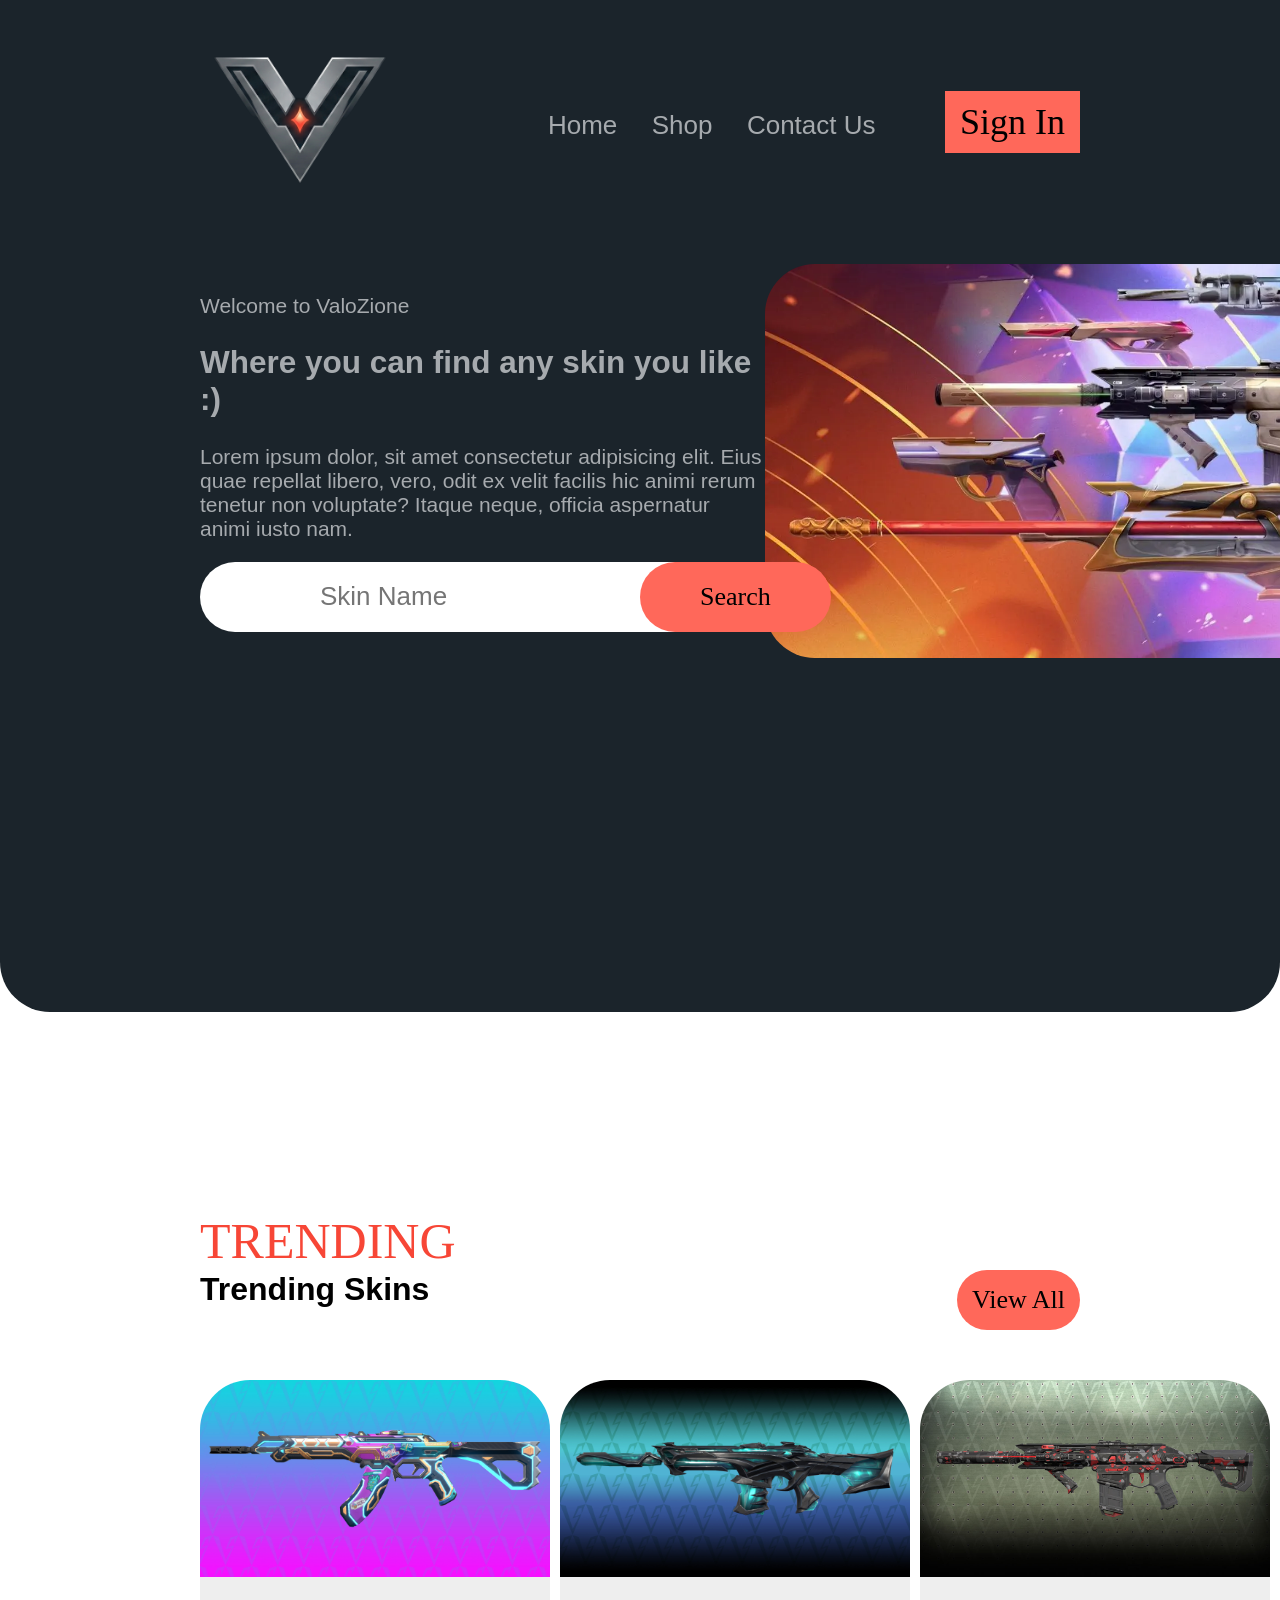
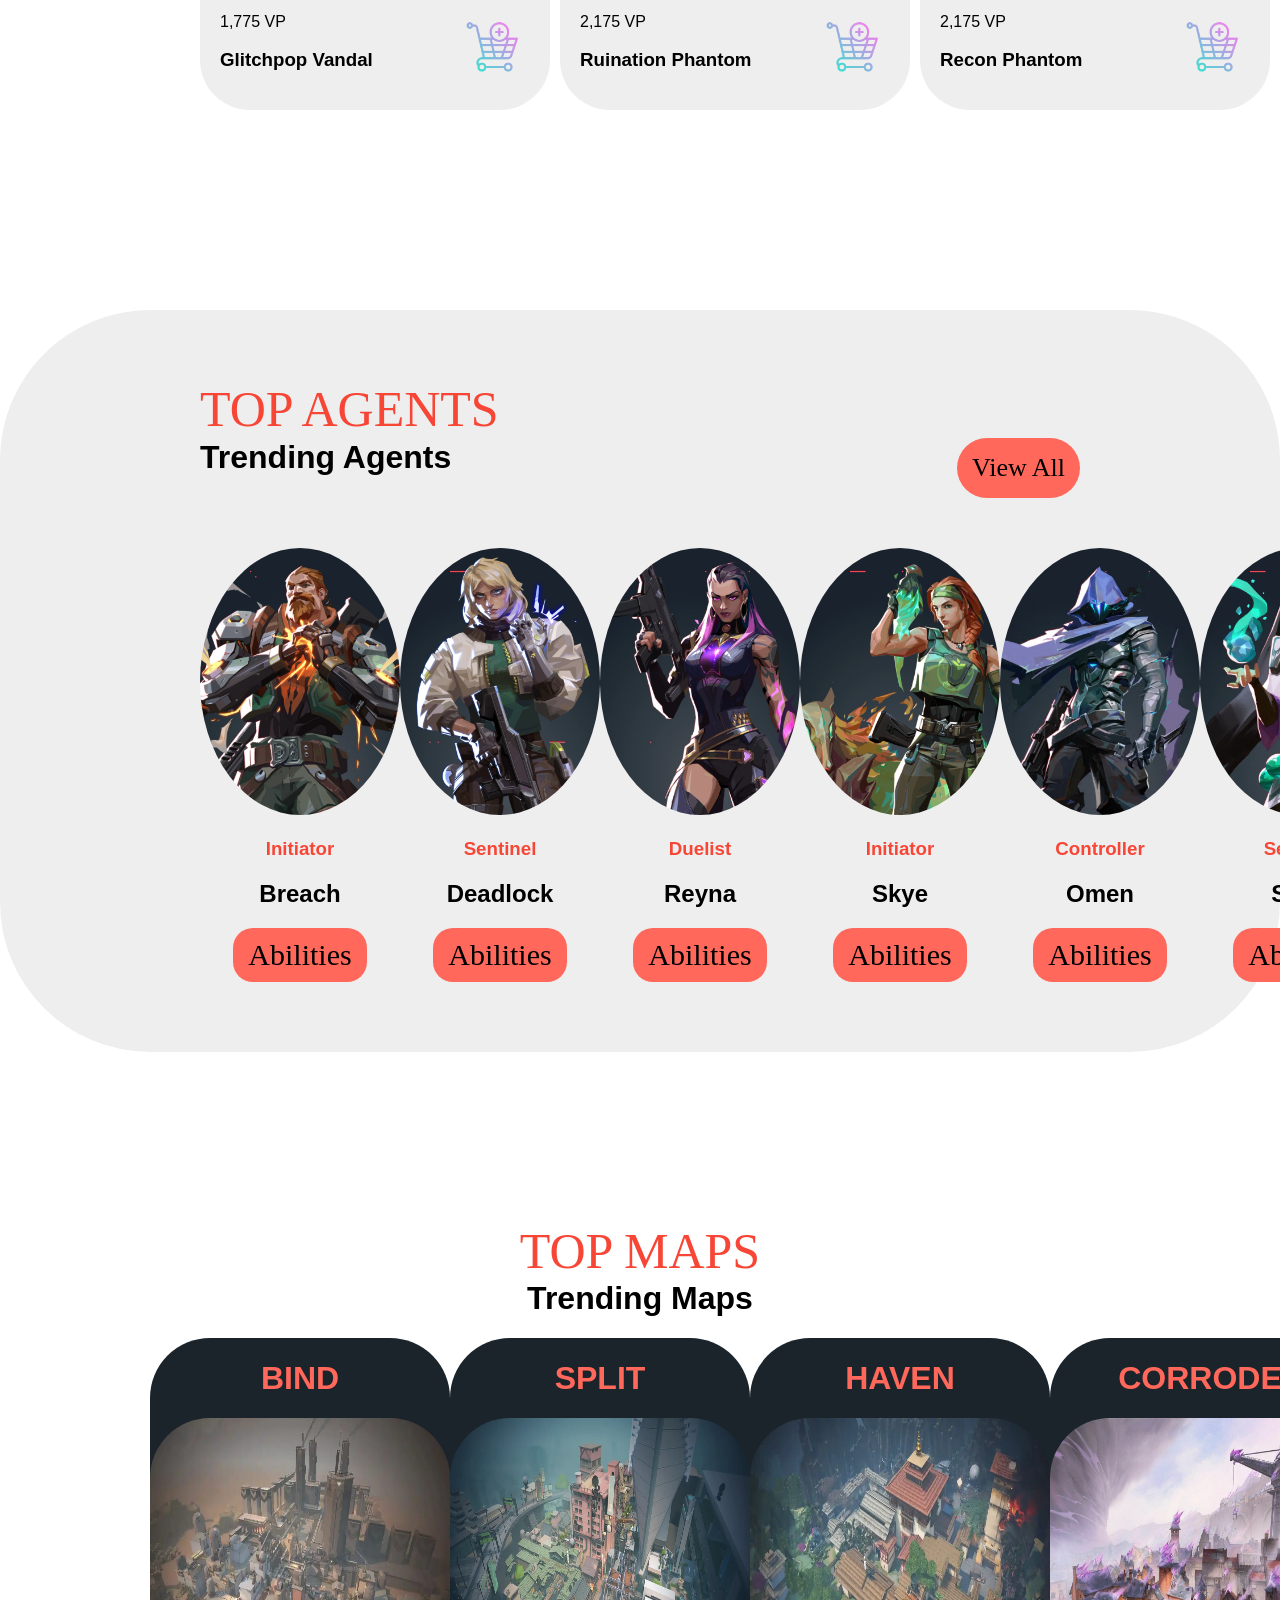
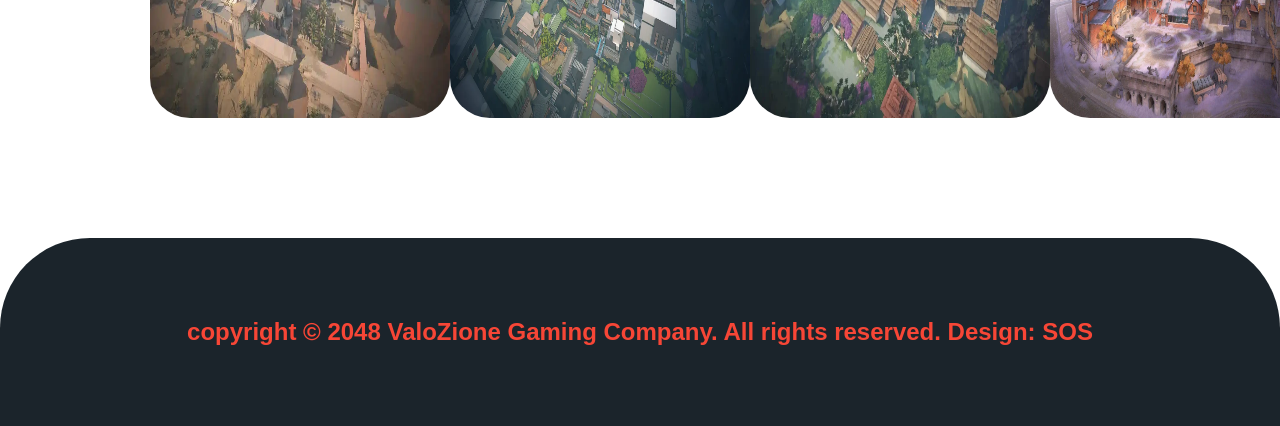
<file: index.html>
<!DOCTYPE html>
<html lang="en">
<head>
    <meta charset="UTF-8">
    <meta name="viewport" content="width=device-width, initial-scale=1.0">
    <title>ValoZione</title>
    <link rel="stylesheet" href="style.css">
    <link href="https://fonts.cdnfonts.com/css/valorant" rel="stylesheet">
    <link href="https://db.onlinewebfonts.com/c/561f38b1f4570de0fb8a39d691ab058c?family=Tungsten-Bold" rel="stylesheet">
    <link rel="icon" type="image/jpg" href="imgs/logo.png">
</head>
<body>

<!-- Header -->
    <div class="header">
        <a href="index.html">
            <img class="logo" src="imgs/logo.png" alt="Logo">
        </a>
        <div class="header-links">
            <a href="index.html">Home</a>
            <a href="#">Shop</a>
            <a href="contact.html" target="_blank">Contact Us</a>
            <button class="btn">Sign In</button>
        </div>
    </div>

<!-- Landing Page -->
    <div class="land-page">
        <div class="land-left-txt">
            <span>Welcome to ValoZione</span>
            <h2>Where you can find any skin you like :)</h2>
            <p>Lorem ipsum dolor, sit amet consectetur adipisicing elit. Eius quae repellat libero, vero, odit ex velit facilis hic animi rerum tenetur non voluptate? Itaque neque, officia aspernatur animi iusto nam.</p>
            <div class="land-searchBar">
                <input type="text" placeholder="Skin Name">
                <button class="srch btn">Search</button>
            </div>
        </div>
        <div class="land-img">
            <img src="imgs/many.webp" alt="GlitchpopVandal" width="400px">
        </div>
    </div>

<!-- Skins Page -->
    <div class="trending-container">
        <span>Trending</span>
        <div class="trending-head">
            <h1>Trending Skins</h1>
            <button class="btn">View All</button>
        </div>

        <div class="trending-cards">
            <div class="trendCard">
                <img src="imgs/skin1.jpg" alt="">
                <div class="card-info">
                    <div class="card-name">
                        <p>1,775 VP</p>
                        <h3>Glitchpop Vandal</h3>
                    </div>
                    <a href="#">
                        <img src="imgs/cart.png" alt="">
                    </a>
                </div>
            </div>
            <div class="trendCard">
                <img src="imgs/skin2.jpg" alt="">
                <div class="card-info">
                    <div class="card-name">
                        <p>2,175 VP</p>
                        <h3>Ruination Phantom</h3>
                    </div>
                    <a href="#">
                        <img src="imgs/cart.png" alt="">
                    </a>
                </div>
            </div>
            <div class="trendCard">
                <img src="imgs/skin3.jpg" alt="">
                <div class="card-info">
                    <div class="card-name">
                        <p>2,175 VP</p>
                        <h3>Recon Phantom</h3>
                    </div>
                    <a href="#">
                        <img src="imgs/cart.png" alt="">
                    </a>
                </div>
            </div>
            <div class="trendCard">
                <img src="imgs/skin5.jpg" alt="">
                <div class="card-info">
                    <div class="card-name">
                        <p>6,575 VP</p>
                        <h3>Champions Karambit</h3>
                    </div>
                    <a href="#">
                        <img src="imgs/cart.png" alt="">
                    </a>
                </div>
            </div>
        </div>
    </div>
<!-- Top Agents -->
        <div class="top-agents-container">
            <span>Top Agents</span>
            <div class="top-agents-head">
                <h1>Trending Agents</h1>
                <button class="btn">View All</button>
            </div>

            <div class="top-agents-cards">
                <div class="topAgentCard">
                    <img src="imgs/top1.png" alt="">

                    <div class="topAgentInfo">
                        <h3>Initiator</h3>
                        <h2>Breach</h2>
                        <button class="btn">Abilities</button>
                    </div>
                </div>
                <div class="topAgentCard">
                    <img src="imgs/top2.png" alt="">

                    <div class="topAgentInfo">
                        <h3>Sentinel</h3>
                        <h2>Deadlock</h2>
                        <button class="btn">Abilities</button>
                    </div>
                </div>
                <div class="topAgentCard">
                    <img src="imgs/top3.png" alt="">

                    <div class="topAgentInfo">
                        <h3>Duelist</h3>
                        <h2>Reyna</h2>
                        <button class="btn">Abilities</button>
                    </div>
                </div>
                <div class="topAgentCard">
                    <img src="imgs/top4.png" alt="">

                    <div class="topAgentInfo">
                        <h3>Initiator</h3>
                        <h2>Skye</h2>
                        <button class="btn">Abilities</button>
                    </div>
                </div>
                <div class="topAgentCard">
                    <img src="imgs/top5.avif" alt="">

                    <div class="topAgentInfo">
                        <h3>Controller</h3>
                        <h2>Omen</h2>
                        <button class="btn">Abilities</button>
                    </div>
                </div>
                <div class="topAgentCard">
                    <img src="imgs/top6.avif" alt="">

                    <div class="topAgentInfo">
                        <h3>Sentinel</h3>
                        <h2>Sage</h2>
                        <button class="btn">Abilities</button>
                    </div>
                </div>
            </div>
        </div>
<!-- Top Maps -->
        <div class="maps-container">
            <span>Top Maps</span>
            <div class="maps-head">
                <h1>Trending Maps</h1>
            </div>

            <div class="maps-cards">
                <div class="mapCard">
                    <h1>BIND</h1>
                    <img src="imgs/map1-bind.webp" alt="">
                </div>
                <div class="mapCard">
                    <h1>SPLIT</h1>
                    <img src="imgs/map2-split.webp" alt="">
                </div>
                <div class="mapCard">
                    <h1>HAVEN</h1>
                    <img src="imgs/map3-haven.webp" alt="">
                </div>
                <div class="mapCard">
                    <h1>CORRODE</h1>
                    <img src="imgs/map4-corrode.jpg" alt="">
                </div>
                <div class="mapCard">
                    <h1>SUNSET</h1>
                    <img src="imgs/map5-sunset.jpg" alt="">
                </div>
            </div>
        </div>
<!-- Footer -->
        <div class="footer">
            <h2>copyright © 2048 ValoZione Gaming Company. All rights reserved. Design: SOS</h2>
        </div>
</body>
</html>
</file>
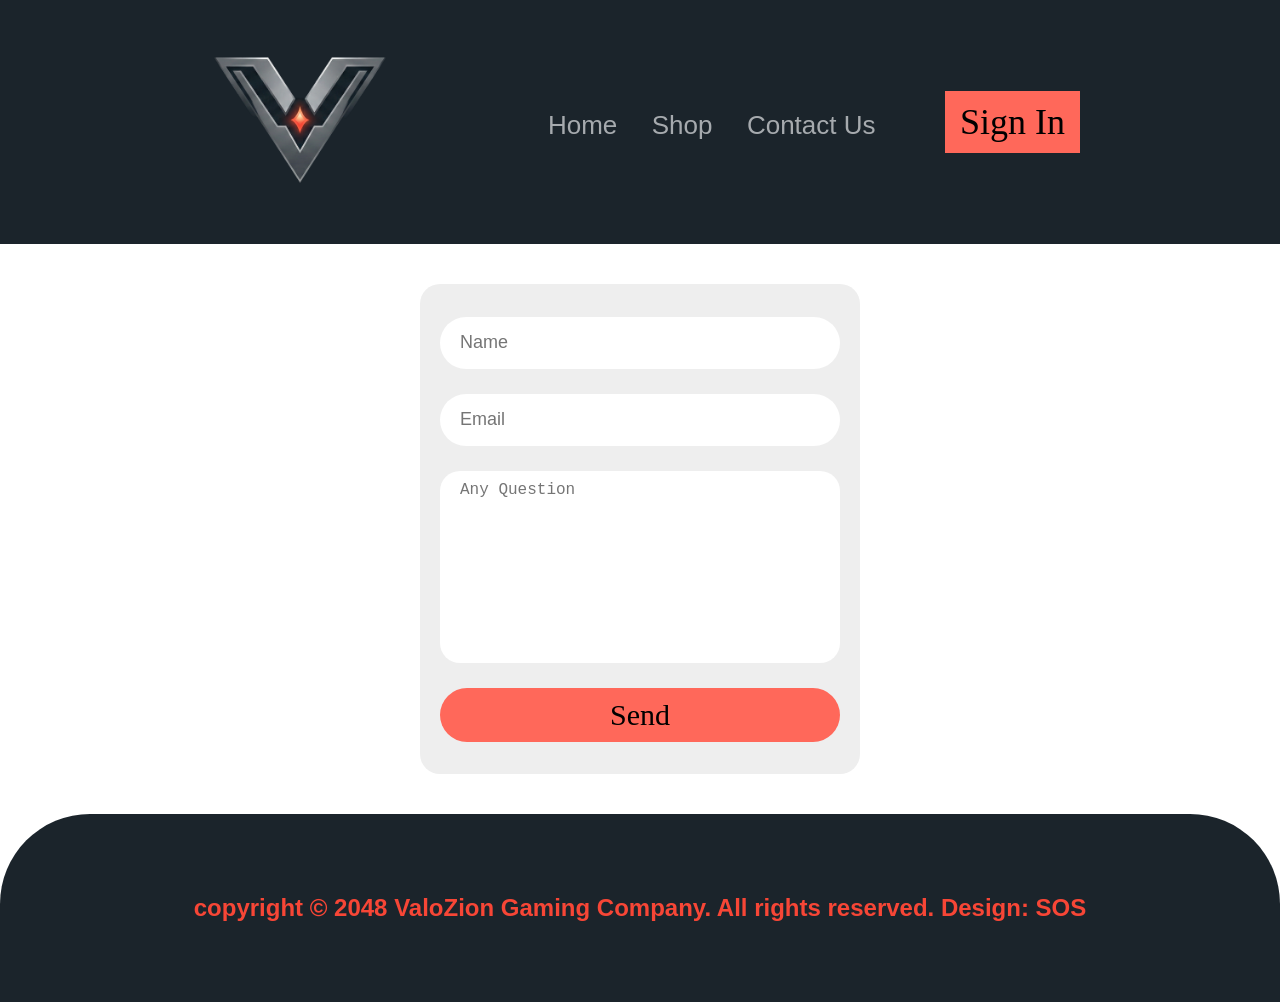
<file: contact.html>
<!DOCTYPE html>
<html lang="en">
<head>
    <meta charset="UTF-8">
    <meta name="viewport" content="width=device-width, initial-scale=1.0">
    <title>Contact ValoZion</title>
    <link rel="stylesheet" href="style.css">
    <link href="https://fonts.cdnfonts.com/css/valorant" rel="stylesheet">
    <link href="https://db.onlinewebfonts.com/c/561f38b1f4570de0fb8a39d691ab058c?family=Tungsten-Bold" rel="stylesheet">
    <link rel="icon" type="image/jpg" href="imgs/logo.png">
</head>
<body>
    <!-- Header -->
    <div class="header">
        <a href="html.html">
            <img class="logo" src="imgs/logo.png" alt="Logo">
        </a>
        <div class="header-links">
            <a href="html.html">Home</a>
            <a href="#">Shop</a>
            <a href="contact.html" target="_blank">Contact Us</a>
            <button class="btn">Sign In</button>
        </div>
    </div>
    <!-- Form -->
     <div class="form-container">
        <form action="main.html">
            <input type="text" placeholder="Name">
            <input type="email" placeholder="Email">
            <textarea name="question" cols="30" rows="10" placeholder="Any Question"></textarea>
            <button class="btn">Send</button>
        </form>
     </div>
    <!-- Footer -->
        <div class="footer">
            <h2>copyright © 2048 ValoZion Gaming Company. All rights reserved. Design: SOS</h2>
        </div>
</body>
</html>
</file>
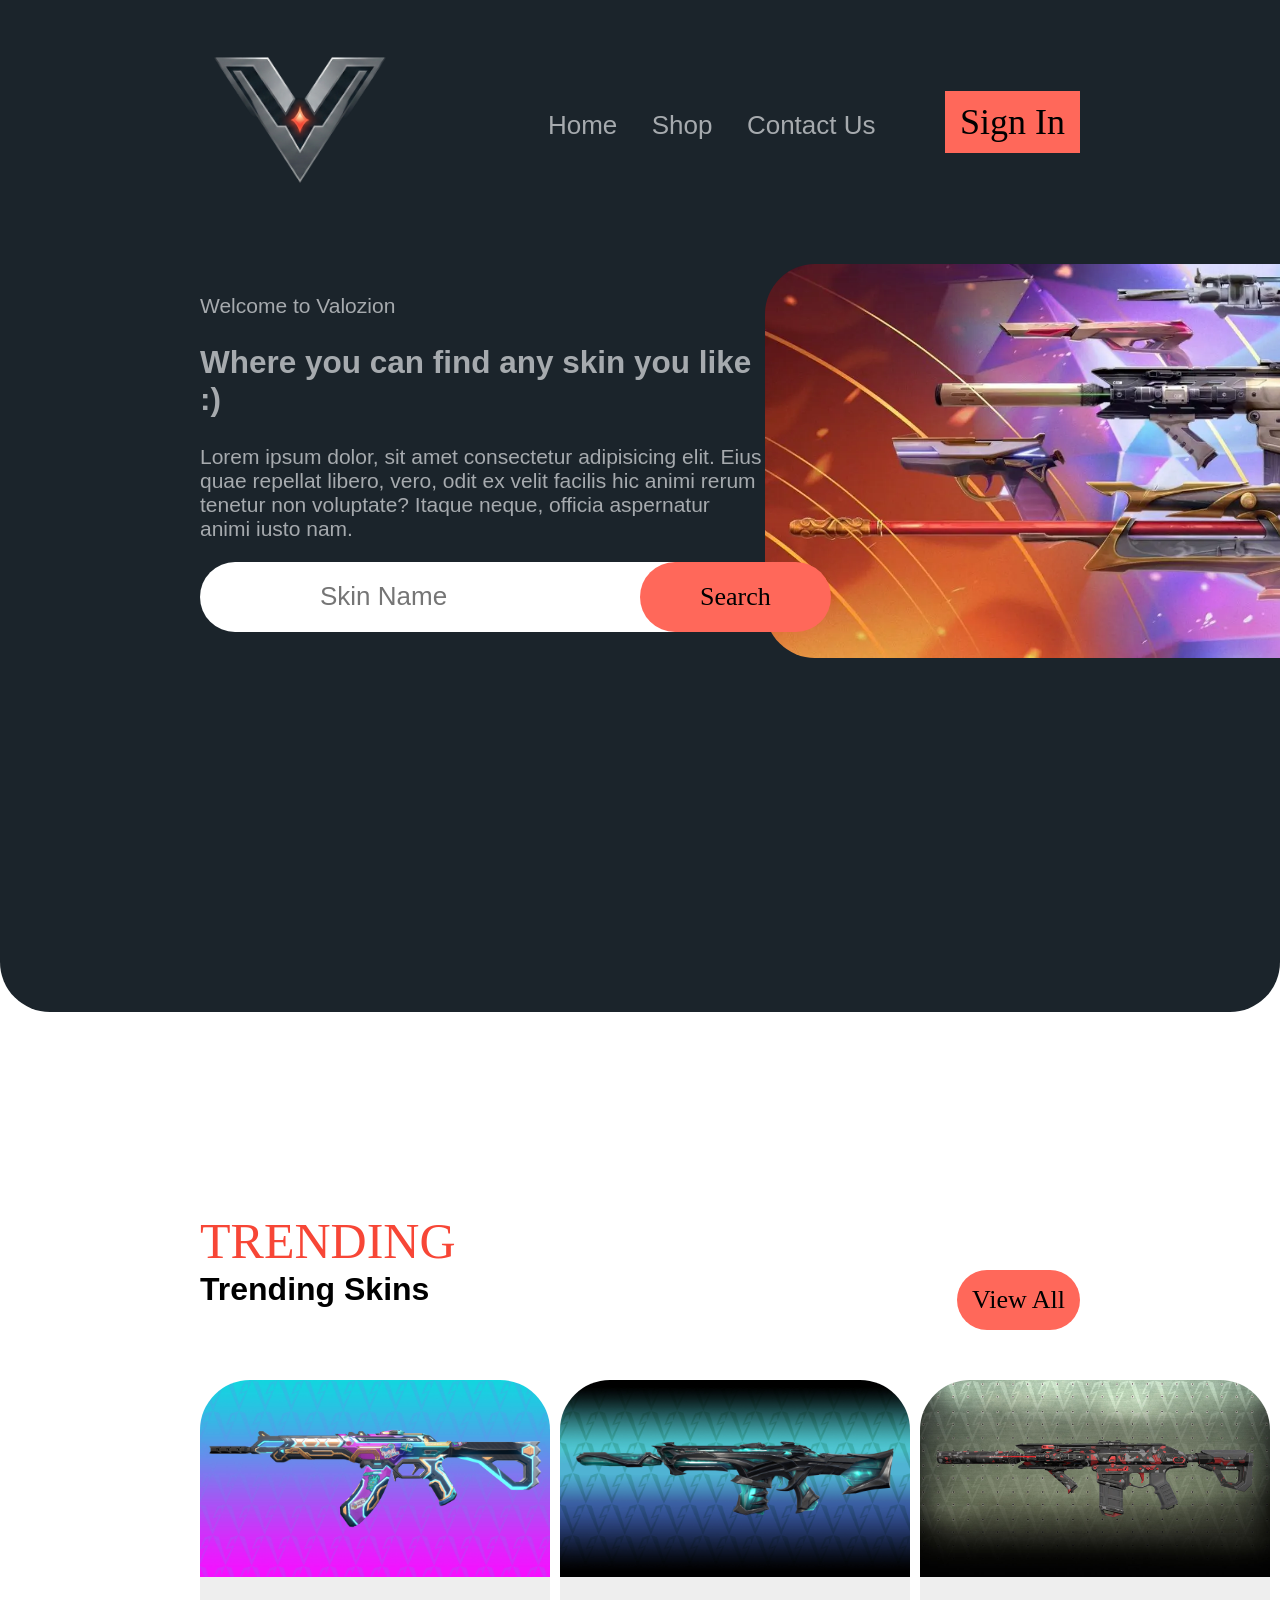
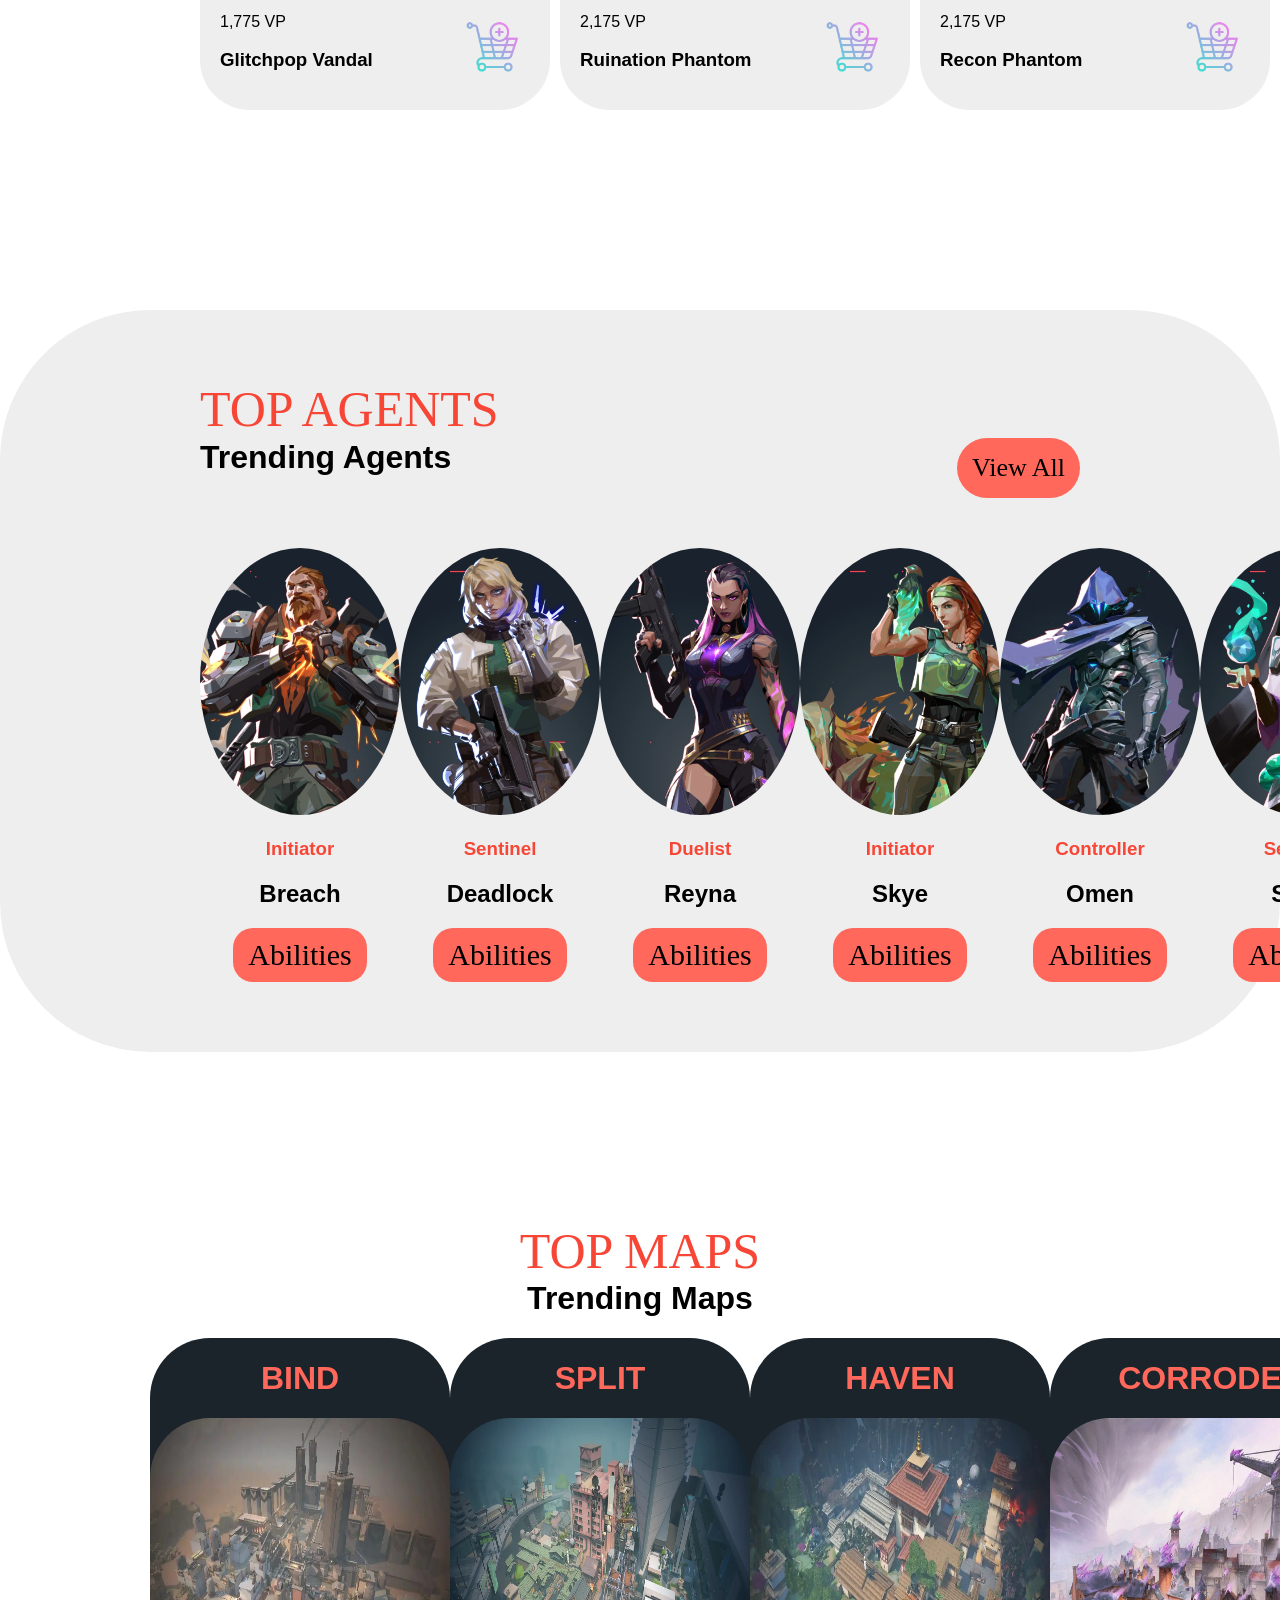
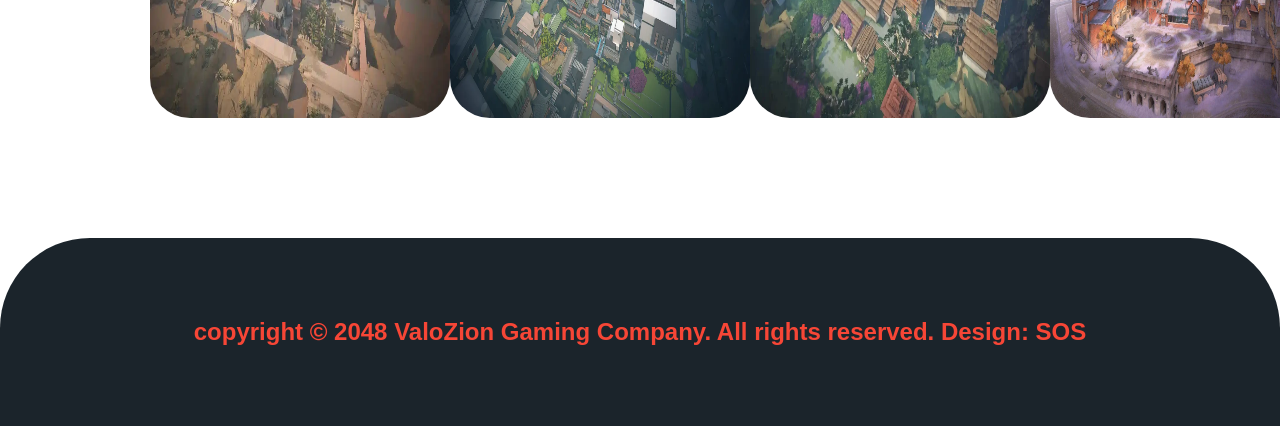
<file: main.html>
<!DOCTYPE html>
<html lang="en">
<head>
    <meta charset="UTF-8">
    <meta name="viewport" content="width=device-width, initial-scale=1.0">
    <title>ValoZion</title>
    <link rel="stylesheet" href="style.css">
    <link href="https://fonts.cdnfonts.com/css/valorant" rel="stylesheet">
    <link href="https://db.onlinewebfonts.com/c/561f38b1f4570de0fb8a39d691ab058c?family=Tungsten-Bold" rel="stylesheet">
    <link rel="icon" type="image/jpg" href="imgs/logo.png">
</head>
<body>

<!-- Header -->
    <div class="header">
        <a href="html.html">
            <img class="logo" src="imgs/logo.png" alt="Logo">
        </a>
        <div class="header-links">
            <a href="html.html">Home</a>
            <a href="#">Shop</a>
            <a href="contact.html" target="_blank">Contact Us</a>
            <button class="btn">Sign In</button>
        </div>
    </div>

<!-- Landing Page -->
    <div class="land-page">
        <div class="land-left-txt">
            <span>Welcome to Valozion</span>
            <h2>Where you can find any skin you like :)</h2>
            <p>Lorem ipsum dolor, sit amet consectetur adipisicing elit. Eius quae repellat libero, vero, odit ex velit facilis hic animi rerum tenetur non voluptate? Itaque neque, officia aspernatur animi iusto nam.</p>
            <div class="land-searchBar">
                <input type="text" placeholder="Skin Name">
                <button class="srch btn">Search</button>
            </div>
        </div>
        <div class="land-img">
            <img src="imgs/many.webp" alt="GlitchpopVandal" width="400px">
        </div>
    </div>

<!-- Skins Page -->
    <div class="trending-container">
        <span>Trending</span>
        <div class="trending-head">
            <h1>Trending Skins</h1>
            <button class="btn">View All</button>
        </div>

        <div class="trending-cards">
            <div class="trendCard">
                <img src="imgs/skin1.jpg" alt="">
                <div class="card-info">
                    <div class="card-name">
                        <p>1,775 VP</p>
                        <h3>Glitchpop Vandal</h3>
                    </div>
                    <a href="#">
                        <img src="imgs/cart.png" alt="">
                    </a>
                </div>
            </div>
            <div class="trendCard">
                <img src="imgs/skin2.jpg" alt="">
                <div class="card-info">
                    <div class="card-name">
                        <p>2,175 VP</p>
                        <h3>Ruination Phantom</h3>
                    </div>
                    <a href="#">
                        <img src="imgs/cart.png" alt="">
                    </a>
                </div>
            </div>
            <div class="trendCard">
                <img src="imgs/skin3.jpg" alt="">
                <div class="card-info">
                    <div class="card-name">
                        <p>2,175 VP</p>
                        <h3>Recon Phantom</h3>
                    </div>
                    <a href="#">
                        <img src="imgs/cart.png" alt="">
                    </a>
                </div>
            </div>
            <div class="trendCard">
                <img src="imgs/skin5.jpg" alt="">
                <div class="card-info">
                    <div class="card-name">
                        <p>6,575 VP</p>
                        <h3>Champions Karambit</h3>
                    </div>
                    <a href="#">
                        <img src="imgs/cart.png" alt="">
                    </a>
                </div>
            </div>
        </div>
    </div>
<!-- Top Agents -->
        <div class="top-agents-container">
            <span>Top Agents</span>
            <div class="top-agents-head">
                <h1>Trending Agents</h1>
                <button class="btn">View All</button>
            </div>

            <div class="top-agents-cards">
                <div class="topAgentCard">
                    <img src="imgs/top1.png" alt="">

                    <div class="topAgentInfo">
                        <h3>Initiator</h3>
                        <h2>Breach</h2>
                        <button class="btn">Abilities</button>
                    </div>
                </div>
                <div class="topAgentCard">
                    <img src="imgs/top2.png" alt="">

                    <div class="topAgentInfo">
                        <h3>Sentinel</h3>
                        <h2>Deadlock</h2>
                        <button class="btn">Abilities</button>
                    </div>
                </div>
                <div class="topAgentCard">
                    <img src="imgs/top3.png" alt="">

                    <div class="topAgentInfo">
                        <h3>Duelist</h3>
                        <h2>Reyna</h2>
                        <button class="btn">Abilities</button>
                    </div>
                </div>
                <div class="topAgentCard">
                    <img src="imgs/top4.png" alt="">

                    <div class="topAgentInfo">
                        <h3>Initiator</h3>
                        <h2>Skye</h2>
                        <button class="btn">Abilities</button>
                    </div>
                </div>
                <div class="topAgentCard">
                    <img src="imgs/top5.avif" alt="">

                    <div class="topAgentInfo">
                        <h3>Controller</h3>
                        <h2>Omen</h2>
                        <button class="btn">Abilities</button>
                    </div>
                </div>
                <div class="topAgentCard">
                    <img src="imgs/top6.avif" alt="">

                    <div class="topAgentInfo">
                        <h3>Sentinel</h3>
                        <h2>Sage</h2>
                        <button class="btn">Abilities</button>
                    </div>
                </div>
            </div>
        </div>
<!-- Top Maps -->
        <div class="maps-container">
            <span>Top Maps</span>
            <div class="maps-head">
                <h1>Trending Maps</h1>
            </div>

            <div class="maps-cards">
                <div class="mapCard">
                    <h1>BIND</h1>
                    <img src="imgs/map1-bind.webp" alt="">
                </div>
                <div class="mapCard">
                    <h1>SPLIT</h1>
                    <img src="imgs/map2-split.webp" alt="">
                </div>
                <div class="mapCard">
                    <h1>HAVEN</h1>
                    <img src="imgs/map3-haven.webp" alt="">
                </div>
                <div class="mapCard">
                    <h1>CORRODE</h1>
                    <img src="imgs/map4-corrode.jpg" alt="">
                </div>
                <div class="mapCard">
                    <h1>SUNSET</h1>
                    <img src="imgs/map5-sunset.jpg" alt="">
                </div>
            </div>
        </div>
<!-- Footer -->
        <div class="footer">
            <h2>copyright © 2048 ValoZion Gaming Company. All rights reserved. Design: SOS</h2>
        </div>
</body>
</html>
</file>
<file: style.css>
body{
    height: 100vh;
    display: flex;
    flex-direction: column;
    margin: 0;
    font-family: 'VALORANT', sans-serif;
}
.header{
    background-color: #1B242B;
    padding: 20px 200px;
    display: flex;
    justify-content: space-between;
    align-items: center;
}
.logo{
    width: 200px;
}
.btn{
    background-color: #ff685a;
    color: #000000;
    padding: 10px 15px;
    border: none;
    font-family: "Tungsten-Bold";
    font-size: 30px;
}
.btn:hover{
    color: #F74636;
    background-color: #cacdd147;
    border-radius: 20px;
    border: 0;
}
.header-links a{
    color: #A6AAAE;
    text-decoration: none;
    padding: 10px 15px;
    font-size: 26px;
}
.header-links a:hover{
    color: #F74636;
    background-color: #cacdd147;
    border-radius: 20px;
}
.header-links button{
    font-size: 36px;
    margin-left:50px ;
}

.land-page{
    background-color: #1B242B;
    display: flex;
    justify-content: space-between;
    padding: 20px 200px 350px 200px;
    align-items: center;
    color: #A6AAAE;
    border-radius: 0 0 50px 50px;
}
.land-left-txt{
    width: 600px;
    font-size: 21px;
}

.land-searchBar{
    display: flex;
    align-items: center;
}
.land-searchBar input{
    border-radius: 50px;
    padding: 20px 120px;
    border: none;
    outline: none;
    height: 30px;
    font-size: 26px;
}
.land-searchBar button{
    padding: 20px 60px;
    position: absolute;
    left: 640px;
}
.srch {
    font-family: "Tungsten-Bold";
    font-size: 26px;
    border-radius: 50px;
}
.srch:hover{
    border-radius: 50px;
    background-color: #36434d;
}
.land-img img{
    border-radius: 50px;
    width: 700px;
}

.trending-container{
    padding: 200px 200px 200px 200px;
}
.trending-container span{
    color: #F74636;
    font-family: Tungsten-Bold;
    font-size: 50px;
    text-transform: uppercase;
}
.trending-head{
    display: flex;
    align-items: center;
    justify-content: space-between;
}
.trending-head button{
    border-radius: 50px;
    font-size: 26px;
    padding: 15px;
}
.trending-head button:hover{
    border-radius: 50px;
    background-color: #1B242B;
}
.trending-head h1{
    margin-top: 0;
}

.trending-cards{
    display: flex;
    gap: 10px;
    margin-top: 50px;
    justify-content: space-between;
}
.trendCard{
    width: 350px;
}
.trendCard img{
    border-radius: 50px 50px 0 0;
    width: 350px;
    margin-bottom: 0;
    display: block;
}
.card-info{
    display: flex;
    align-items: center;
    justify-content: space-between;
    padding: 20px;
    background-color: #EEEEEE;
    border-radius: 0 0 50px 50px;
}
.card-info img{
    width: 70px;
    transition: transform 0.6s ease-in-out;
}
.card-info img:hover{
    transform: scale(1.2);
}

.top-agents-container{
    background-color: #EEEEEE;
    padding: 70px 200px 70px 200px;
    border-radius: 150px;
}
.top-agents-container span{
    color: #F74636;
    font-family: Tungsten-Bold;
    font-size: 50px;
    text-transform: uppercase;
}
.top-agents-head{
    display: flex;
    align-items: center;
    justify-content: space-between;
}
.top-agents-head button{
    border-radius: 50px;
    font-size: 26px;
    padding: 15px;
}
.top-agents-head button:hover{
    border-radius: 50px;
    background-color: #1B242B;
}
.top-agents-head h1{
    margin-top: 0;
}

.top-agents-cards{
    display: flex;
    justify-content: space-between;
    margin-top: 50px;
}
.topAgentCard{
    width: 200px;
}
.topAgentCard img{
    width: 200px;
    border-radius: 50%;
}
.topAgentInfo{
    text-align: center;
}
.topAgentInfo h3{
    color: #F74636;
}
.topAgentInfo button{
    border-radius: 20px;
}
.topAgentInfo button:hover{
    background-color: #1B242B;
}
.center {
  display: flex;
  justify-content: center;
  align-items: center;
}

.maps-container{
    /*background-color: #EEEEEE;*/
    margin-top: 100px;
    padding: 70px 150px 200px 150px;
    border-radius: 150px;
    text-align: center;
}
.maps-container span{
    color: #F74636;
    font-family: Tungsten-Bold;
    font-size: 50px;
    text-transform: uppercase;
}
.maps-head h1{
    margin-top: 0;
}

.maps-cards{
    /* background-color: black; */
    display: flex;
    justify-content: space-between;
}
.mapCard{
    background-color: #1B242B;
    width: 300px;
    height: 300px;
    border-radius: 60px 60px 40px 40px;
    transition: transform 0.8s ease-in-out;
}
.mapCard img{
    width: 300px;
    height: 300px;
    border-radius: 60px 60px 40px 40px;
}
.mapCard h1{
    /* margin-top: 100px; */
    /* padding-top:18px ; */
    color: #ff685a;
}
.mapCard:hover{
    transform: scale(1.05);
}

.footer{
    width: 100%;
    background-color: #1B242B;
    margin-top: auto;
    padding: 60px 0px;
    text-align: center;
    border-radius: 90px 90px 0 0;
    color: #F74636;
}

.form-container {
    display: flex;
    padding: 40px;
    margin: auto;
    justify-content: center;
    max-width: 1300px;
}
.form-container form {
    background-color: #EEEEEE;
    display: flex;
    justify-content: space-around;
    flex-direction: column;
    width: 400px;
    max-width: 400px;
    padding: 20px;
    border-radius: 20px;
    height: 450px;
}
.form-container form input, textarea {
    outline: none;
    border: none;
    padding-left: 20px;
    font-size: large;
}
.form-container input {
    height: 50px;
    border-radius: 50px;
}
.form-container textarea {
    border-radius: 20px;
    padding-top: 10px;
    resize: none;
}
.form-container button{
    border-radius: 50px;
}
.form-container button:hover{
    border-radius: 50px;
    background-color: #1B242B;

}
</file>
